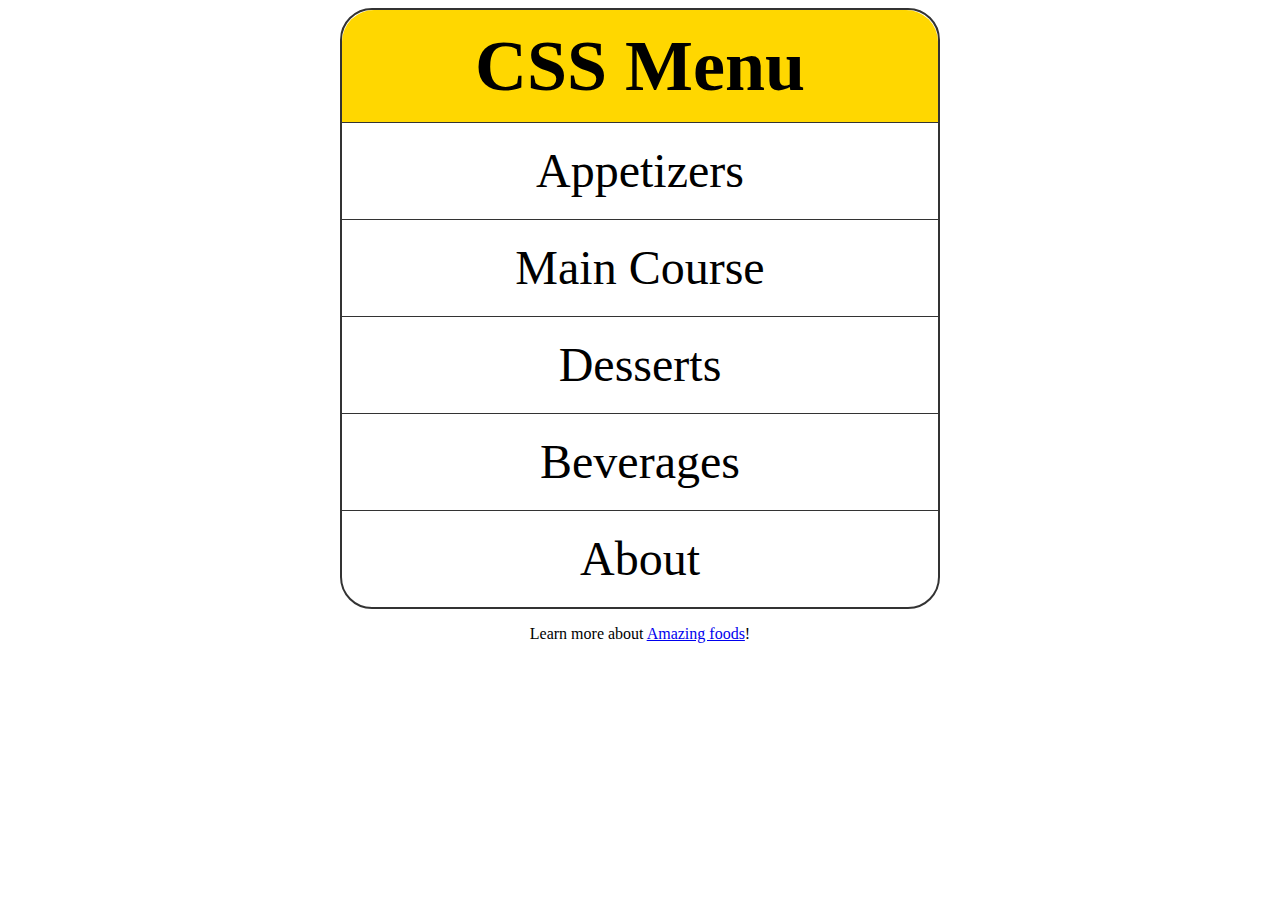
<file: index.html>
<!DOCTYPE html>
<html lang="en">
<head>
    <meta charset="UTF-8">
    <meta name="viewport" content="width=device-width, initial-scale=1.0">
    <link rel="stylesheet" href="css/style.css">
    <title>Document</title>
</head>
<body>
    <main>
        <h2>CSS Menu</h2>
        <ul>
            <li><a href="#">Appetizers</a></li>
            <li><a href="#">Main Course</a></li>
            <li><a href="#">Desserts</a></li>
            <li><a href="#">Beverages</a></li>
            <li><a href="#">About</a></li>
        </ul>
    </main>
    <p>Learn more about <a href="#">Amazing foods</a>!</p>
</body>
</html>
</file>
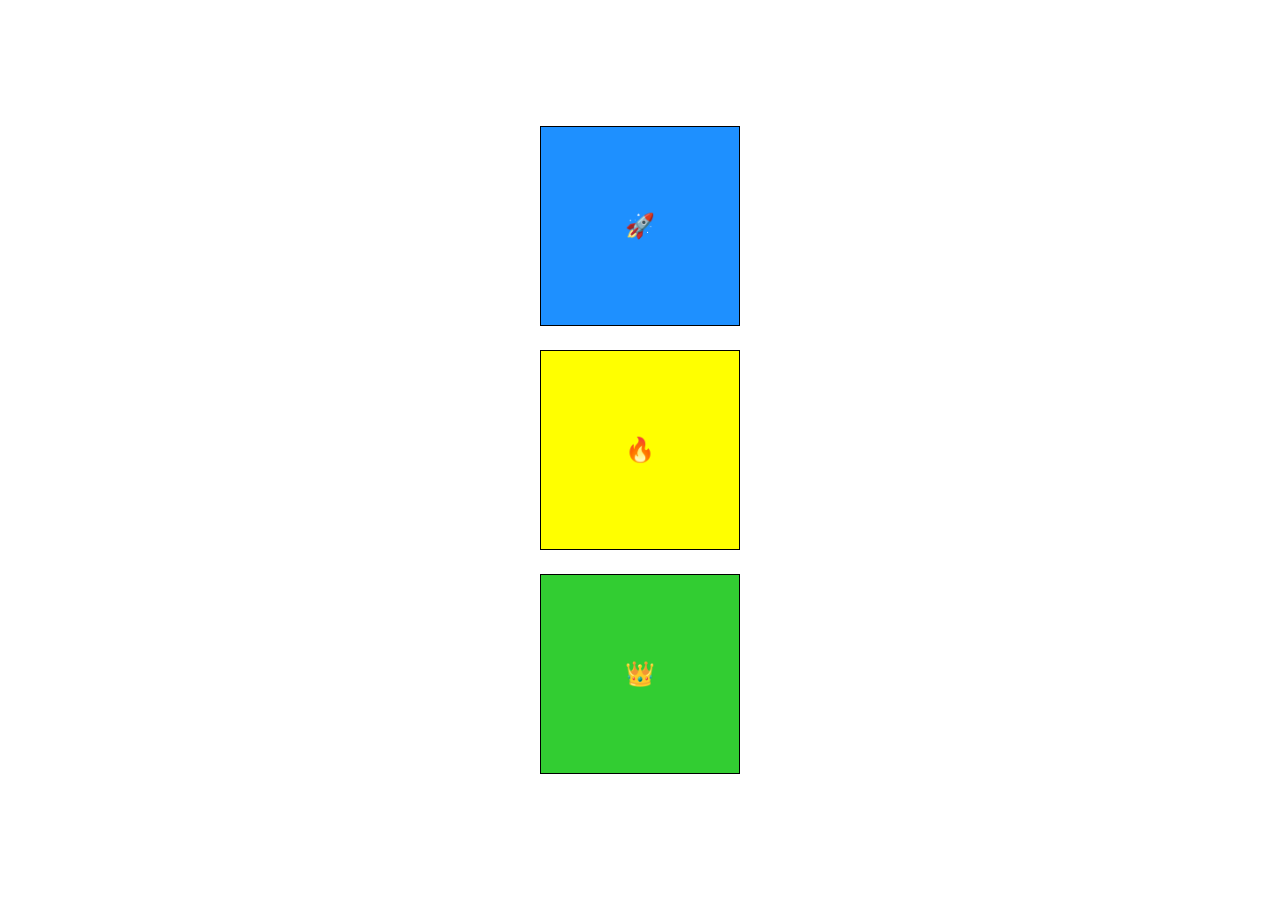
<file: css-animation/index.html>
<!DOCTYPE html>
<html lang="en">
<head>
    <meta charset="UTF-8">
    <meta name="viewport" content="width=device-width, initial-scale=1.0">
    <title>CSS Transforms and Transitions</title>
    <link rel="stylesheet" href="css/style.css">
</head>
<body>
    <main>
        
        <div class="square">🚀</div>
        <div class="square animate">🔥</div>
        <div class="square">👑</div>
    </main>
</body>
</html>
</file>
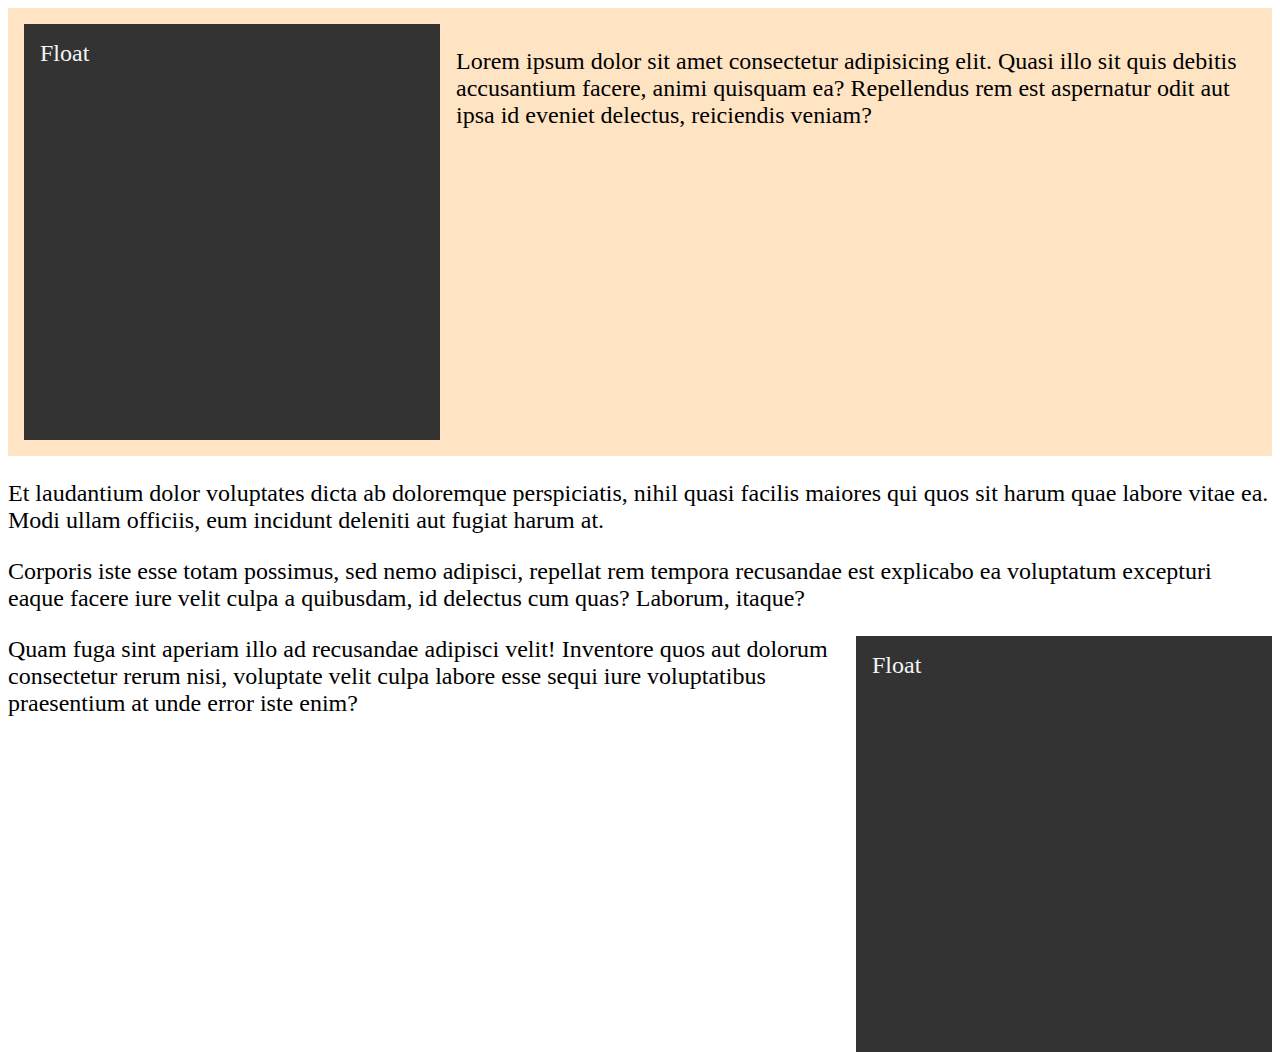
<file: css-float/index.html>
<!DOCTYPE html>
<html lang="en">
<head>
    <meta charset="UTF-8">
    <meta name="viewport" content="width=device-width, initial-scale=1.0">
    <link rel="stylesheet" href="css/style.css">
    <title>CSS Float</title>
</head>
<body>
    <section>
        <div class="float left">Float</div>
            <p>Lorem ipsum dolor sit amet consectetur adipisicing elit. Quasi illo sit quis debitis accusantium facere, animi quisquam ea? Repellendus rem est aspernatur odit aut ipsa id eveniet delectus, reiciendis veniam?</p>
    </section>
    <p>Et laudantium dolor voluptates dicta ab doloremque perspiciatis, nihil quasi facilis maiores qui quos sit harum quae labore vitae ea. Modi ullam officiis, eum incidunt deleniti aut fugiat harum at.</p>
    <p>Corporis iste esse totam possimus, sed nemo adipisci, repellat rem tempora recusandae est explicabo ea voluptatum excepturi eaque facere iure velit culpa a quibusdam, id delectus cum quas? Laborum, itaque?</p>
    <div class="float right">Float</div>
    <p>Quam fuga sint aperiam illo ad recusandae adipisci velit! Inventore quos aut dolorum consectetur rerum nisi, voluptate velit culpa labore esse sequi iure voluptatibus praesentium at unde error iste enim?</p>
</body>
</html>
</file>
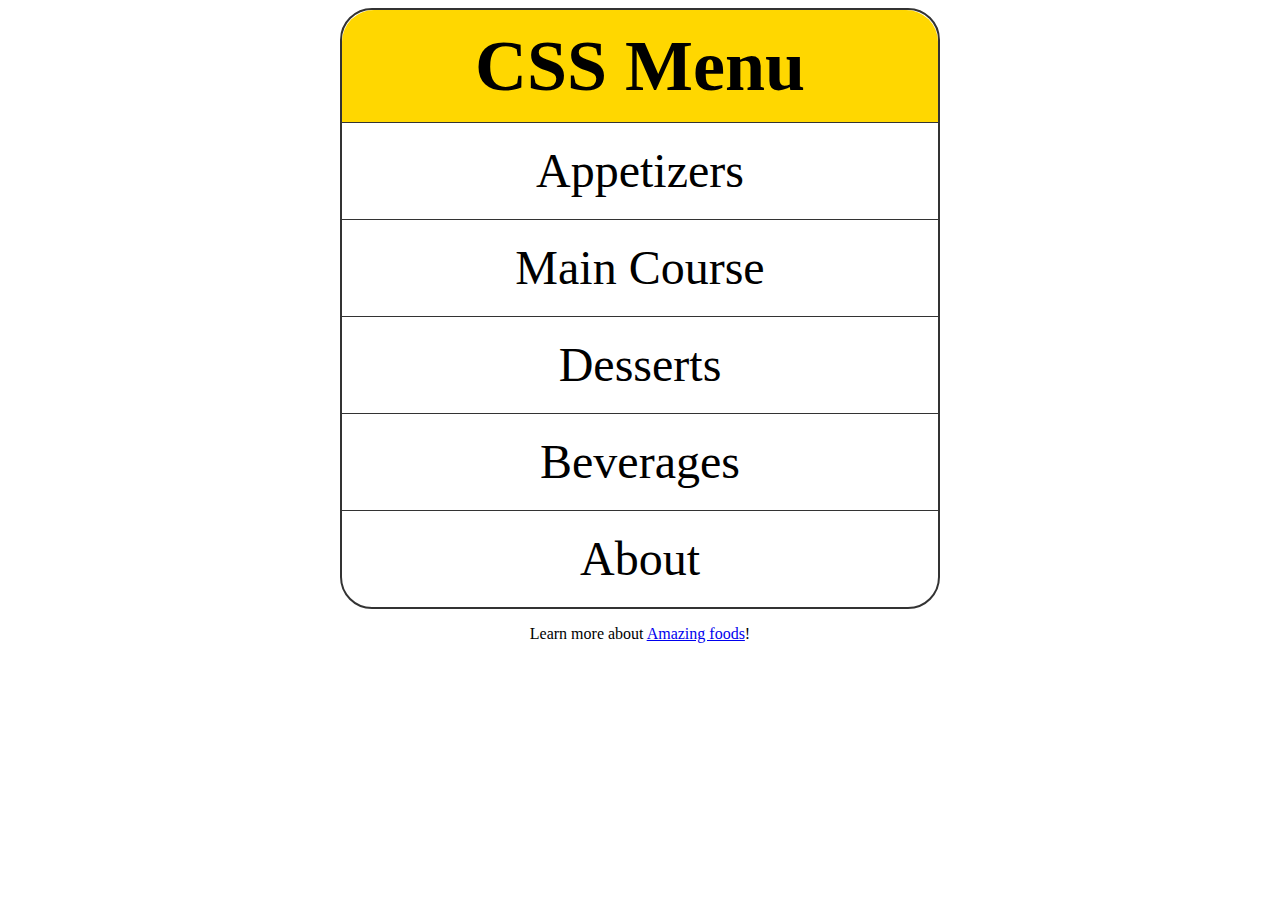
<file: css-menu/index.html>
<!DOCTYPE html>
<html lang="en">
<head>
    <meta charset="UTF-8">
    <meta name="viewport" content="width=device-width, initial-scale=1.0">
    <link rel="stylesheet" href="css/style.css">
    <title>CSS Menu</title>
</head>
<body>
    <main>
        <h2>CSS Menu</h2>
        <ul>
            <li><a href="#">Appetizers</a></li>
            <li><a href="#">Main Course</a></li>
            <li><a href="#">Desserts</a></li>
            <li><a href="#">Beverages</a></li>
            <li><a href="#">About</a></li>
        </ul>
    </main>
    <p>Learn more about <a href="#">Amazing foods</a>!</p>
</body>
</html>
</file>
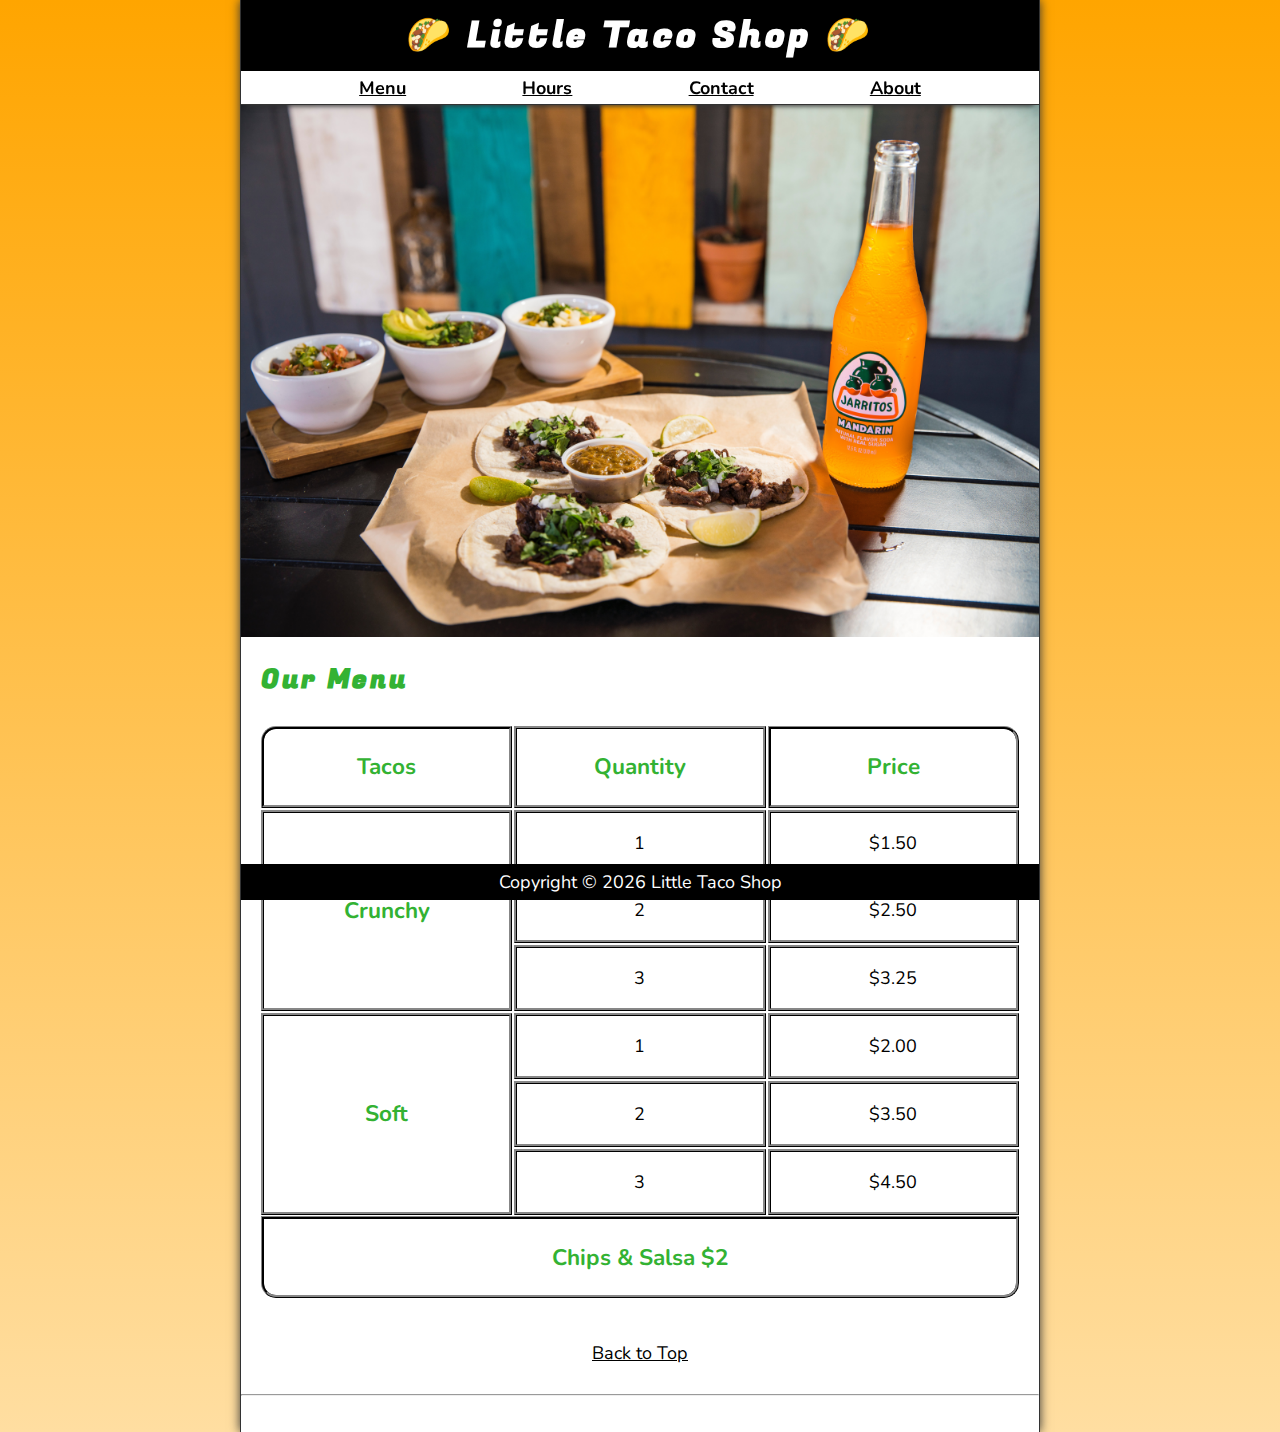
<file: css-taco-shop/index.html>
<!DOCTYPE html>
<html lang="en">
<head>
    <meta charset="UTF-8">
    <meta name="viewport" content="width=device-width, initial-scale=1.0">
    <meta name="author" content="Tabassum W.">
    <link rel="icon" href="favicon.ico" type="image/x-icon">
    <meta name="description" content="The official website for The Little Taco Shop">
    <title>The Little Taco Shop</title>
    <link rel="stylesheet" href="css/style.css">
    <script src="js/main.js" defer></script>
</head>
<body>
    <header class="header">
        <h1 class="header__h1">Little Taco Shop</h1>
        <nav class="header__nav">
            <ul class="header__ul">
                <li>
                    <a href="#menu">Menu</a>
                </li>
                <li>
                    <a href="hours.html">Hours</a>
                </li>
                <li>
                    <a href="contact.html">Contact</a>
                </li>
                <li>
                    <a href="about.html">About</a>
                </li>
            </ul>
        </nav>
    </header>
    <section class="hero">
        <h2 class="hero__h2">Bienvenidos!</h2>
        <figure>
            <img src="img/tacos_and_drink_1000x667.png" alt="Tacos and a Drink" width="1000" height="667">
            <figcaption class="offscreen">
                Tacos and a Drink
            </figcaption>
        </figure>
    </section>
    <main class="main">
        <article id="menu" class="main__article menu">
            <h2 class="menu__h2">Our Menu</h2>
            <table class="menu__container">
                <caption class="offscreen">Our Tacos</caption>
                <thead>
                    <tr>
                        <th class="menu__header" scope="col">Tacos</th>
                        <th class="menu__header" scope="col">Quantity</th>
                        <th class="menu__header" scope="col">Price</th>
                    </tr>
                </thead>
                <tbody>
                    <tr>
                        <th class="menu__item menu__cr" scope="row" rowspan="3">
                            Crunchy
                        </th>
                        <td class="menu__item">1</td>
                        <td class="menu__item">$1.50</td>
                    </tr>
                    <tr>
                        <td class="menu__item">2</td>
                        <td class="menu__item">$2.50</td>
                    </tr>
                    <tr>
                        <td class="menu__item">3</td>
                        <td class="menu__item">$3.25</td>
                    </tr>
                    <tr>
                        <th class="menu__item menu__sf" scope="row" rowspan="3">
                            Soft
                        </th>
                        <td class="menu__item">1</td>
                        <td class="menu__item">$2.00</td>
                    </tr>
                    <tr>
                        <td class="menu__item">2</td>
                        <td class="menu__item">$3.50</td>
                    </tr>
                    <tr>
                        <td class="menu__item">3</td>
                        <td class="menu__item">$4.50</td>
                    </tr>
                </tbody>
                <tfoot>
                    <tr>
                        <td class="menu__item menu__cs" colspan="3">
                            Chips &amp; Salsa $2
                        </td>
                    </tr>
                </tfoot>
            </table>
            <br>
            <p class="center">
                <a href="#">Back to Top</a>
            </p>
        </article>
    </main>
    <hr>
    <footer class="footer">
        <p>
            <span class="nowrap">Copyright &copy; <time id="year"></time></span> 
            <span class="nowrap">Little Taco Shop</span>
        </p>
    </footer>
</body>
</html>
</file>
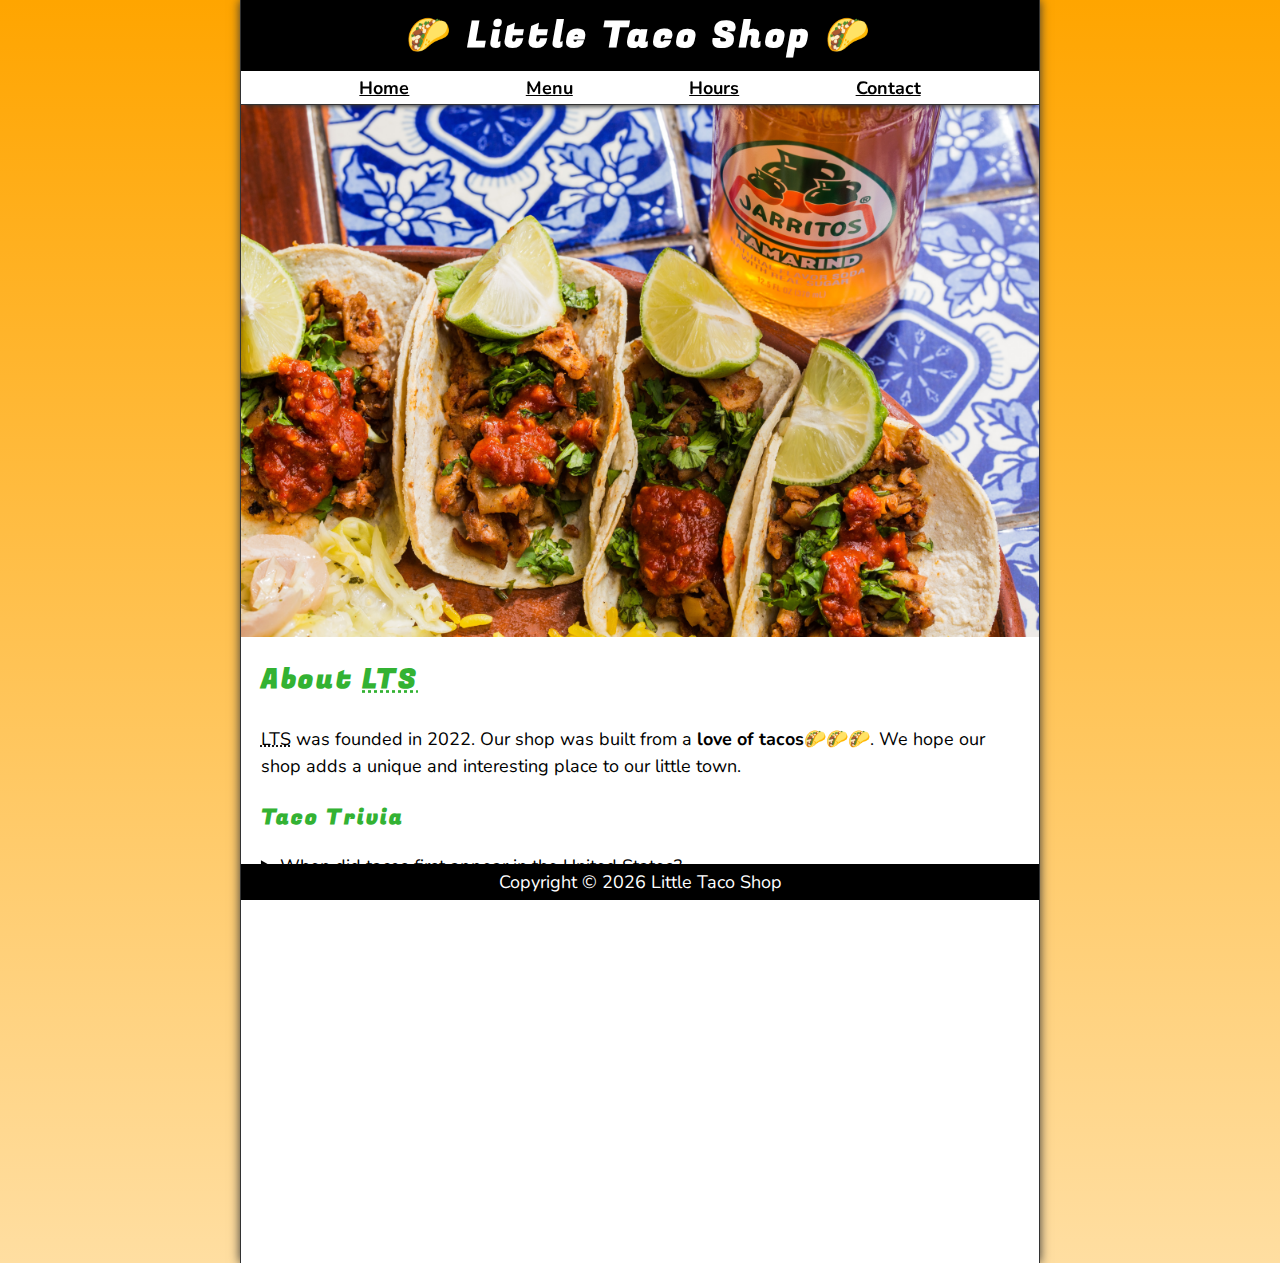
<file: css-taco-shop/about.html>
<!DOCTYPE html>
<html lang="en">
<head>
    <meta charset="UTF-8">
    <meta name="viewport" content="width=device-width, initial-scale=1.0">
    <meta name="author" content="Tabassum W.">
    <link rel="icon" href="favicon.ico" type="image/x-icon">
    <meta name="description" content="About The Little Taco Shop">
    <title>About LTS</title>
    <link rel="stylesheet" href="css/style.css">
    <script src="js/main.js" defer></script>
</head>
<body>
    <header class="header">
        <h1 class="header__h1">Little Taco Shop</h1>
        <nav class="header__nav">
            <ul class="header__ul">
                <li>
                    <a href="/">Home</a>
                </li>
                <li>
                    <a href="/#menu">Menu</a>
                </li>
                <li>
                    <a href="hours.html">Hours</a>
                </li>
                <li>
                    <a href="contact.html">Contact</a>
                </li>
            </ul>
        </nav>
    </header>
    <section class="hero">
        <figure>
            <img src="img/tacos_delicioso_1000x667.png" alt="Tacos Delicioso" width="1000" height="667">
            <figcaption class="offscreen">
                Try these Delicious Tacos!
            </figcaption>
        </figure>
    </section>
    <main class="main">
        <article id="about" class="main__article about">
            <h2>About <abbr title="Little Taco Shop">LTS</abbr></h2>
            <p>
                <abbr title="Little Taco Shop">LTS</abbr> was founded in <time datatime="2022">2022</time>. 
                Our shop was built from a <strong>love of tacos</strong>🌮🌮🌮. 
                We hope our shop adds a unique and interesting place to our little town.
            </p>
            <aside class="about__trivia">
                <h3>Taco Trivia</h3>
                <details>
                    <summary> When did tacos first appear in the United States?</summary>
                    <p class="about__trivia-answer">Jeffrey M. Pilcher, taco historian and professor of history at the University of Minnesota, says
                        the earliest mention of tacos in the United States are in a newspaper from <time
                            datetime="1905">1905</time>. (Source: <cite>
                                <a href="https://www.smithsonianmag.com/arts-culture/where-did-the-taco-come-from-81228162/" 
                                target="_blank">Smithsonian Magazine</a></cite>)
                    </p>
                </details>
            </aside>
        </article>
    </main>
    <footer class="footer">
        <p>
            <span class="nowrap">Copyright &copy; <time id="year"></time></span> 
            <span class="nowrap">Little Taco Shop</span>
        </p>
    </footer>
</body>
</html>
</file>
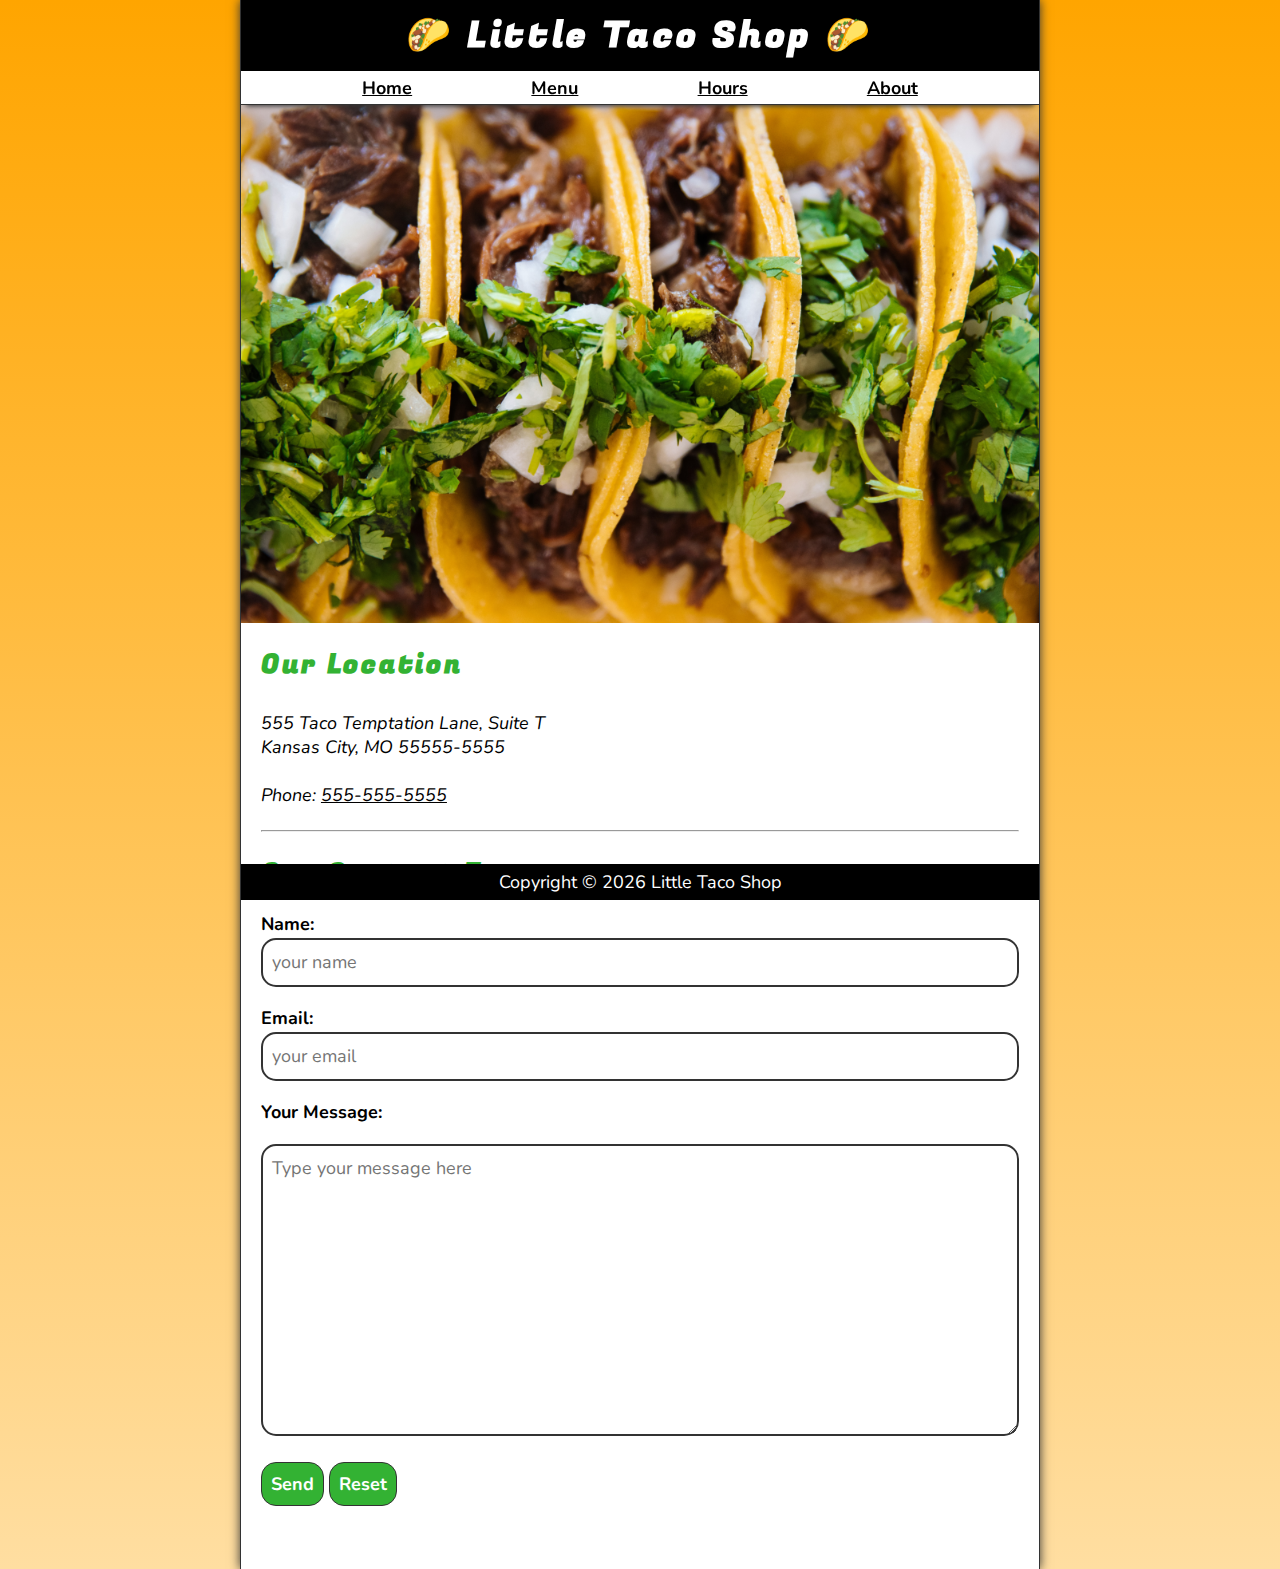
<file: css-taco-shop/contact.html>
<!DOCTYPE html>
<html lang="en">
<head>
    <meta charset="UTF-8">
    <meta name="viewport" content="width=device-width, initial-scale=1.0">
    <meta name="author" content="Tabassum W.">
    <link rel="icon" href="favicon.ico" type="image/x-icon">
    <meta name="description" content="About The Little Taco Shop">
    <title>Contact Us - LTS</title>
    <link rel="stylesheet" href="css/style.css">
    <script src="js/main.js" defer></script>
</head>
<body>
    <header class="header">
        <h1 class="header__h1">Little Taco Shop</h1>
        <nav class="header__nav">
            <ul class="header__ul">
                <li>
                    <a href="/">Home</a>
                </li>
                <li>
                    <a href="/#menu">Menu</a>
                </li>
                <li>
                    <a href="hours.html">Hours</a>
                </li>
                <li>
                    <a href="about.html">About</a>
                </li>
            </ul>
        </nav>
    </header>
    <section class="hero">
        <figure>
            <img src="img/tacos_close_up_1000x649.png" alt="Little Taco Shop Tacos" title="Tacos ready to eat!" width="1000" height="649">
            <figcaption class="offscreen">
                Little Taco Shop Tacos
            </figcaption>
        </figure>
    </section>
    <main class="main">
        <article class="main__article">
            <h2>Our Location</h2>
            <address>
                555 Taco Temptation Lane, Suite T <br>
                Kansas City, MO 55555-5555
                <br><br>
                Phone: <a href="tel:+55555555555">555-555-5555</a>
            </address>
        </article>
        <hr>
        <article class="main__article contact">
            <h2 class="contact__h2">Our Contact Form</h2>
            <form action="https://httpbin.org/get" method="get" class="contact__form">
                <fieldset class="contact__fieldset">
                    <legend class="offscreen">Send Us A Message</legend>
                    <p class="contact__p">
                        <label class="contact__label" for="name">Name:</label>
                        <input class="contact__input" type="text" name="name" id="name" placeholder="your name" required>
                    </p>
                    <p class="contact__p">
                        <label class="contact__label" for="email">Email:</label>
                        <input class="contact__input" type="email" name="email" id="email" placeholder="your email" required>
                    </p>
                    <p class="contact__p">
                        <label class="contact__label" for="message">Your Message:</label>
                        <textarea class="contact__textarea" name="message" id="message" cols="30" rows="10" placeholder="Type your message here"></textarea>
                    </p>
                </fieldset>
                <button class="contact__button" type="submit">Send</button>
                <button class="contact__button" type="reset">Reset</button>
            </form>
        </article>
    </main>
    <footer class="footer">
        <p>
            <span class="nowrap">Copyright &copy; <time id="year"></time></span> 
            <span class="nowrap">Little Taco Shop</span>
        </p>
    </footer>
</body>
</html>
</file>
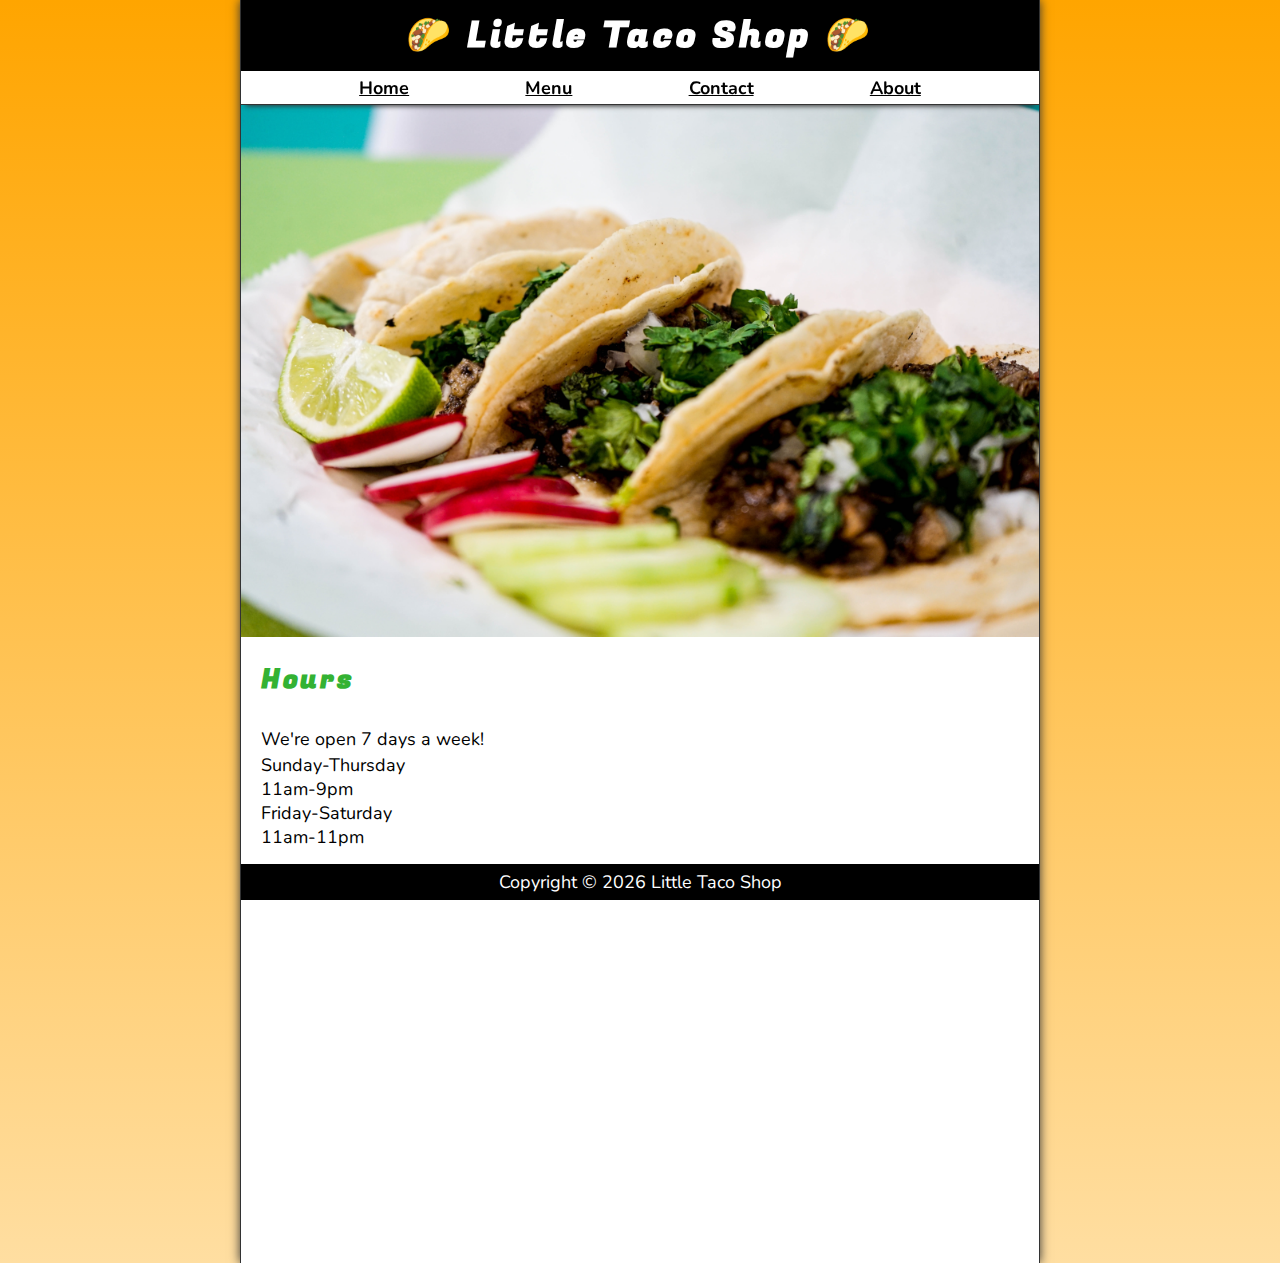
<file: css-taco-shop/hours.html>
<!DOCTYPE html>
<html lang="en">
<head>
    <meta charset="UTF-8">
    <meta name="viewport" content="width=device-width, initial-scale=1.0">
    <meta name="author" content="Tabassum W.">
    <link rel="icon" href="favicon.ico" type="image/x-icon">
    <meta name="description" content="About The Little Taco Shop">
    <title>LTS Hours</title>
    <link rel="stylesheet" href="css/style.css">
    <script src="js/main.js" defer></script>
</head>
<body>
    <header class="header">
        <h1 class="header__h1">Little Taco Shop</h1>
        <nav class="header__nav">
            <ul class="header__ul">
                <li>
                    <a href="/">Home</a>
                </li>
                <li>
                    <a href="/#menu">Menu</a>
                </li>
                <li>
                    <a href="contact.html">Contact</a>
                </li>
                <li>
                    <a href="about.html">About</a>
                </li>
            </ul>
        </nav>
    </header>
    <section class="hero">
        <figure>
            <img src="img/tacos_tray_1000x667.png" alt="A Tray of Tasty Tacos" title="We love trays of tacos!" width="1000" height="667">
            <figcaption class="offscreen">
                A Tray of Tasty Tacos
            </figcaption>
        </figure>
    </section>
    <main class="main">
        <article class="main__article">
            <h2>Hours</h2>
            <p>
                We're open 7 days a week!
            </p>
            <dl>
                <dt>Sunday-Thursday</dt>
                <dd>11am-9pm</dd>
                <dt>Friday-Saturday</dt>
                <dd>11am-11pm</dd>
            </dl>
        </article>
    </main>
    <footer class="footer">
        <p>
            <span class="nowrap">Copyright &copy; <time id="year"></time></span> 
            <span class="nowrap">Little Taco Shop</span>
        </p>
    </footer>
</body>
</html>
</file>
<file: css/style.css>
* {
    margin: 0;
    padding: 0;
    box-sizing: border-box;
}

body {
    margin: 0.5rem;
    text-align: center;
}

main {
    border: 2px solid #333;
    border-radius: 2rem;
    margin: 0 auto 1rem;
    max-width: 600px;
    font-size: 3rem;
    line-height: 2em;
}

h2 {
    background: gold;
    padding: 0.5rem;
    border-radius: 2rem 2rem 0 0;
}

ul {
    list-style-type: none;
}

li {
    border-top: 1px solid #333;
}

li a {
    display: block;
    text-decoration: none;
    color: black;
}

li a:hover, li a:focus {
    background: #333;
    color: whitesmoke;
}

li:last-child a {
    border-radius: 0 0 2rem 2rem;
}
</file>
<file: css-animation/css/style.css>
* {
    margin: 0;
    padding: 0;
    box-sizing: border-box;
}

html {
    font-size: 1.5rem;
}

body {
    min-height: 100vh;
    display: flex;
    flex-flow: column nowrap;
}

main {
    flex-grow: 1;
    display: flex;
    flex-flow: column nowrap;
    justify-content: center;
    align-items: center;
    gap: 1rem;
}

div {
    height: 200px;
    width: 200px;
    border: 1px solid black;
    display: grid;
    place-content: center;
}

div:first-child {
    background-color: dodgerblue;
    /* transform: translateX(-50%); */
}

div:nth-child(2) {
    background-color: yellow;
    /* transform: translateY(-1rem); */
}

div:last-child {
    background-color: limegreen;
    /* transform: translate(100%, -2rem); */
}

div:last-child:hover {
    background-color: steelblue;
    animation: 5s ease-in-out 2s 2 normal forwards slide;
    /* transform: translate(100%, -2rem); */
}

.animate {
    /* animation-name: slide;
    animation-timing-function: ease-in-out;
    animation-delay: 2s;
    animation-iteration-count: 2;
    animation-direction: normal;
    animation-fill-mode: forwards; */
    animation: 5s ease-in-out 2s 2 normal forwards slide;
}

@keyframes slide {
    0% {
        transform: translateX(0);
    }

    33% {
        transform: translate(-300px) rotate(180deg);
    }

    67% {
        transform: translateX(300px) rotate(-180deg);
    }

    100% {
        transform: translateX(0);
        background-color: rebeccapurple;
    }
}
</file>
<file: css-float/css/style.css>
body {
    font-size: 1.5rem;
    box-sizing: border-box;
}

section {
    background: bisque;
    display: flow-root;
    padding: 1rem;
}

.float{
    background: #333;
    width: 30vw;
    height: 30vw;
    color: whitesmoke;
    padding: 1rem;
}

.clear {
    clear: both;
}

.left {
    float: left;
    margin-right: 1rem;
}

.right {
    float: right;
    margin-left: 1rem;
}
</file>
<file: css-menu/css/style.css>
* {
    margin: 0;
    padding: 0;
    box-sizing: border-box;
}

body {
    margin: 0.5rem;
    text-align: center;
}

main {
    border: 2px solid #333;
    border-radius: 2rem;
    margin: 0 auto 1rem;
    max-width: 600px;
    font-size: 3rem;
    line-height: 2em;
}

h2 {
    background: gold;
    padding: 0.5rem;
    border-radius: 2rem 2rem 0 0;
}

ul {
    list-style-type: none;
}

li {
    border-top: 1px solid #333;
}

li a {
    display: block;
    text-decoration: none;
    color: black;
}

li a:hover, li a:focus {
    background: #333;
    color: whitesmoke;
}

li:last-child a {
    border-radius: 0 0 2rem 2rem;
}
</file>
<file: css-taco-shop/css/style.css>
@import url('https://fonts.googleapis.com/css2?family=Fugaz+One&family=Nunito:ital,wght@0,200..1000;1,200..1000&display=swap');

/* || RESET */

*,
*::after,
*::before {
    margin: 0;
    padding: 0;
    box-sizing: border-box;
}

img {
    display: block;
    max-width: 100%;
    height: auto;
}

input, 
textarea, 
button {
    font: inherit;
}

/* || VARIABLES */

:root {
    /* FONTS */
    --FF: "Nunito", sans-serif;
    --FF-HEADINGS: "Fugaz One", cursive;
    --FS: clamp(1rem, 2vh, 1.5rem);

    /* COLORS */
    --BGCOLOR-FADE: rgb(255, 222, 161);  
    --BGCOLOR: orange;
    --BGIMAGE: linear-gradient(to bottom, var(--BGCOLOR), var(--BGCOLOR-FADE));
    --BODY-BGCOLOR: white;
    --BORDER-COLOR: #333;
    --BUTTON-COLOR: white;
    --FONT-COLOR: black;
    --HEADER-BGCOLOR: black;
    --HEADER-COLOR: white;
    --HERO-BGCOLOR: rgb(51, 178, 51, 0.75);
    --HERO-COLOR: white;
    --HIGHLIGHT-COLOR: rgb(51, 178, 51);
    --LINK-ACTIVE: orange;
    --LINK-COLOR: black;
    --LINK-HOVER: hsla(0, 0%, 0%, 0.6);
    --NAV-BGCOLOR: white;

    
    /* BORDERS */
    --BORDERS: 1px solid var(--BORDER-COLOR);
    --BORDER-RADIUS: 15px;

    /* STANDARD PADDING */
    --PADDING-TB: 0.25em;
    --PADDING-SIDE: 2.5%;

    /* STANDARD MARGIN */
    --MARGIN: clamp(1em, 2.5vh, 1.5em) 0;
}

@media (prefers-color-scheme: dark) {
    :root {
        --BGCOLOR-FADE: gray;
        --BGCOLOR: black;
        --BODY-BGCOLOR: #333;
        --BORDER-COLOR: whitesmoke;
        --BUTTON-COLOR: black;
        --FONT-COLOR: whitesmoke;
        --HEADER-BGCOLOR: black;
        --HEADER-COLOR: whitesmoke;
        --HERO-BGCOLOR: rgb(51, 178, 51, 0.75);
        --HERO-COLOR: #333;
        --HIGHLIGHT-COLOR: whitesmoke;
        --HIGHLIGHT-COLOR: whitesmoke;
        --LINK-ACTIVE: rgb(252, 200, 103);
        --LINK-COLOR: whitesmoke;
        --LINK-HOVER: orange;
        --NAV-BGCOLOR: rgb(20, 20, 20);
        
    }    
}


/* || UTILITY CLASSES */
.offscreen {
    position: absolute;
    left: -10000px;
}

.nowrap {
    white-space: nowrap;
}

.center {
    text-align: center;
}

/* || GENERAL STYLES */

html {
    scroll-behavior: smooth;
    font-size: var(--FS);
    font-family: var(--FF);
    background-color: var(--BGCOLOR);
    background-image: var(--BGIMAGE);
}

body {
    background-color: var(--BODY-BGCOLOR);
    color: var(--FONT-COLOR);
    min-height: 100vh;
    max-width: 800px;
    margin: auto;
    border-left: var(--BORDERS);
    border-right: var(--BORDERS);
    box-shadow: 0 0 10px var(--BORDER-COLOR);
}

h1, h2, h3 {
    font-family: var(--FF-HEADINGS);
    letter-spacing: 0.1em;
}

h2, h3 {
    margin-bottom: 1em;
    color: var(--HIGHLIGHT-COLOR);
}

p {
    line-height: 1.5;
}

a:any-link {
    color: var(--LINK-COLOR)
}

a:hover, a:focus-visible {
    color: var(--LINK-HOVER);
}

a:active {
    color: var(--LINK-ACTIVE);
}

/* || HEADERS */

.header {
    position: sticky;
    top: 0;
    z-index: 1;
}

.header__h1 {
    text-align: center;
    background-color: var(--HEADER-BGCOLOR);
    color: var(--HEADER-COLOR);
    padding: var(--PADDING-TB) var(--PADDING-SIDE);
}

.header__nav {
    background-color: var(--NAV-BGCOLOR);
    border-bottom: var(--BORDERS);
    font-weight: bold;
    box-shadow: 0 6px 5px -5px var(--BORDER-COLOR);
}

.header__ul {
    padding: var(--PADDING-TB) var(--PADDING-SIDE);
    list-style-type: none;
    display: flex;
    justify-content: space-evenly;
    gap: 1rem;
}

.hero {
    position: relative;
}

.hero__h2 {
    background-color: var(--HERO-BGCOLOR);
    color: var(--HERO-COLOR);
    padding: 0.25em 0.5em;
    letter-spacing: 0.1rem;
    text-shadow: 2px 2px 5px var(--BORDER-COLOR);
    position: absolute;
    top: -100px;
    left: 20px;
    animation: showWelcome 0.5s ease-in-out 1s forwards;
}

@keyframes showWelcome {
    0% {
        top: -20px;
        transform: skew(0deg, -5deg) scaleY(0);
    }

    80% {
        top: 30px;
        transform: skew(10deg, -5deg) scaleY(1.2);
    }

    100% {
        top: 20px;
        transform: skew(-10deg, -5deg) scaleY(1);
    }
}

/* || FOOTER */

.footer {
    position: sticky;
    bottom: 0;
    background-color: var(--HEADER-BGCOLOR);
    color: var(--HEADER-COLOR);
    padding: var(--PADDING-TB) var(--PADDING-SIDE);
    text-align: center;
}

/* || MAIN */

.main {
    padding: var(--PADDING-TB) var(--PADDING-SIDE);
}

.main__article {
    scroll-margin-top: 6.5rem;
    margin: var(--MARGIN);
}

.main__article:first-child {
    margin-top: 1em;
}

.main__article:last-child {
    min-height: calc(100vh - 20rem);
}

/* || ABOUT */

.about__trivia {
    margin: var(--MARGIN);
}

.about__trivia-answer {
    margin-top: 1em;
}

/* || CONTACT */

.contact__h2 {
    margin: 0;
}

.contact__fieldset {
    border: none;
}

.contact__p {
    margin: 1em 0;
}

.contact__label {
    display: block;
    font-weight: bold;
    margin-bottom: 0;
}

.contact__input,
.contact__textarea {
    border: var(--BORDERS);
    border-width: 2px;
    border-radius: var(--BORDER-RADIUS);
    padding: 0.5em;
    width: 100%;
}

.contact__textarea {
    margin-top: 1rem;
}

.contact__button {
    padding: 0.5em;
    border: var(--BORDERS);
    border-radius: var(--BORDER-RADIUS);
    background-color: var(--HIGHLIGHT-COLOR);
    color: var(--BUTTON-COLOR);
    font-weight: bold;
}

/* || MENU */

thead, tbody, tfoot, tr {
    display: contents;
}

.menu__container {
    display: grid;
    grid-template-columns: repeat(3, 1fr);
    grid-template-areas: 
        "hd1 hd2 hd3"
        "cr cr1 cr1p"
        "cr cr2 cr2p"
        "cr cr3 cr3p"
        "sf sf1 sf1p"
        "sf sf2 sf2p"
        "sf sf3 sf3p"
        "cs cs cs";
    gap: 0.1em;
    margin-bottom: 1em;
}

.menu__cr {
    grid-area: cr;
}

.menu__sf {
    grid-area: sf;
}

.menu__cs {
    grid-area: cs;
}

.menu__sf,
.menu__cr,
.menu__cs,
.menu__header,
.menu__item {
    display: grid;
    place-content: center;    
}

.menu__sf,
.menu__cr,
.menu__cs,
.menu__header {
    color: var(--HIGHLIGHT-COLOR);
    font-weight: bold;
    height: 100%;
}

.menu__header,
.menu__item {
    width: 100%;
    padding: 1em;
    border: medium ridge var(--BORDER-COLOR); 
}

thead th:first-child {
    border-top-left-radius: var(--BORDER-RADIUS);
}

thead th:last-child {
    border-top-right-radius: var(--BORDER-RADIUS);
}

tfoot td {
    border-bottom-left-radius: var(--BORDER-RADIUS);
    border-bottom-right-radius: var(--BORDER-RADIUS);
}

@media screen and (min-width: 576px){
    .header__h1::before {
        content: '🌮 ';
    }
    .header__h1::after {
        content: ' 🌮';
    }
    
    .menu__sf,
    .menu__cr,
    .menu__cs,
    .menu__header {
        font-size: 125%;
    }
}
</file>
